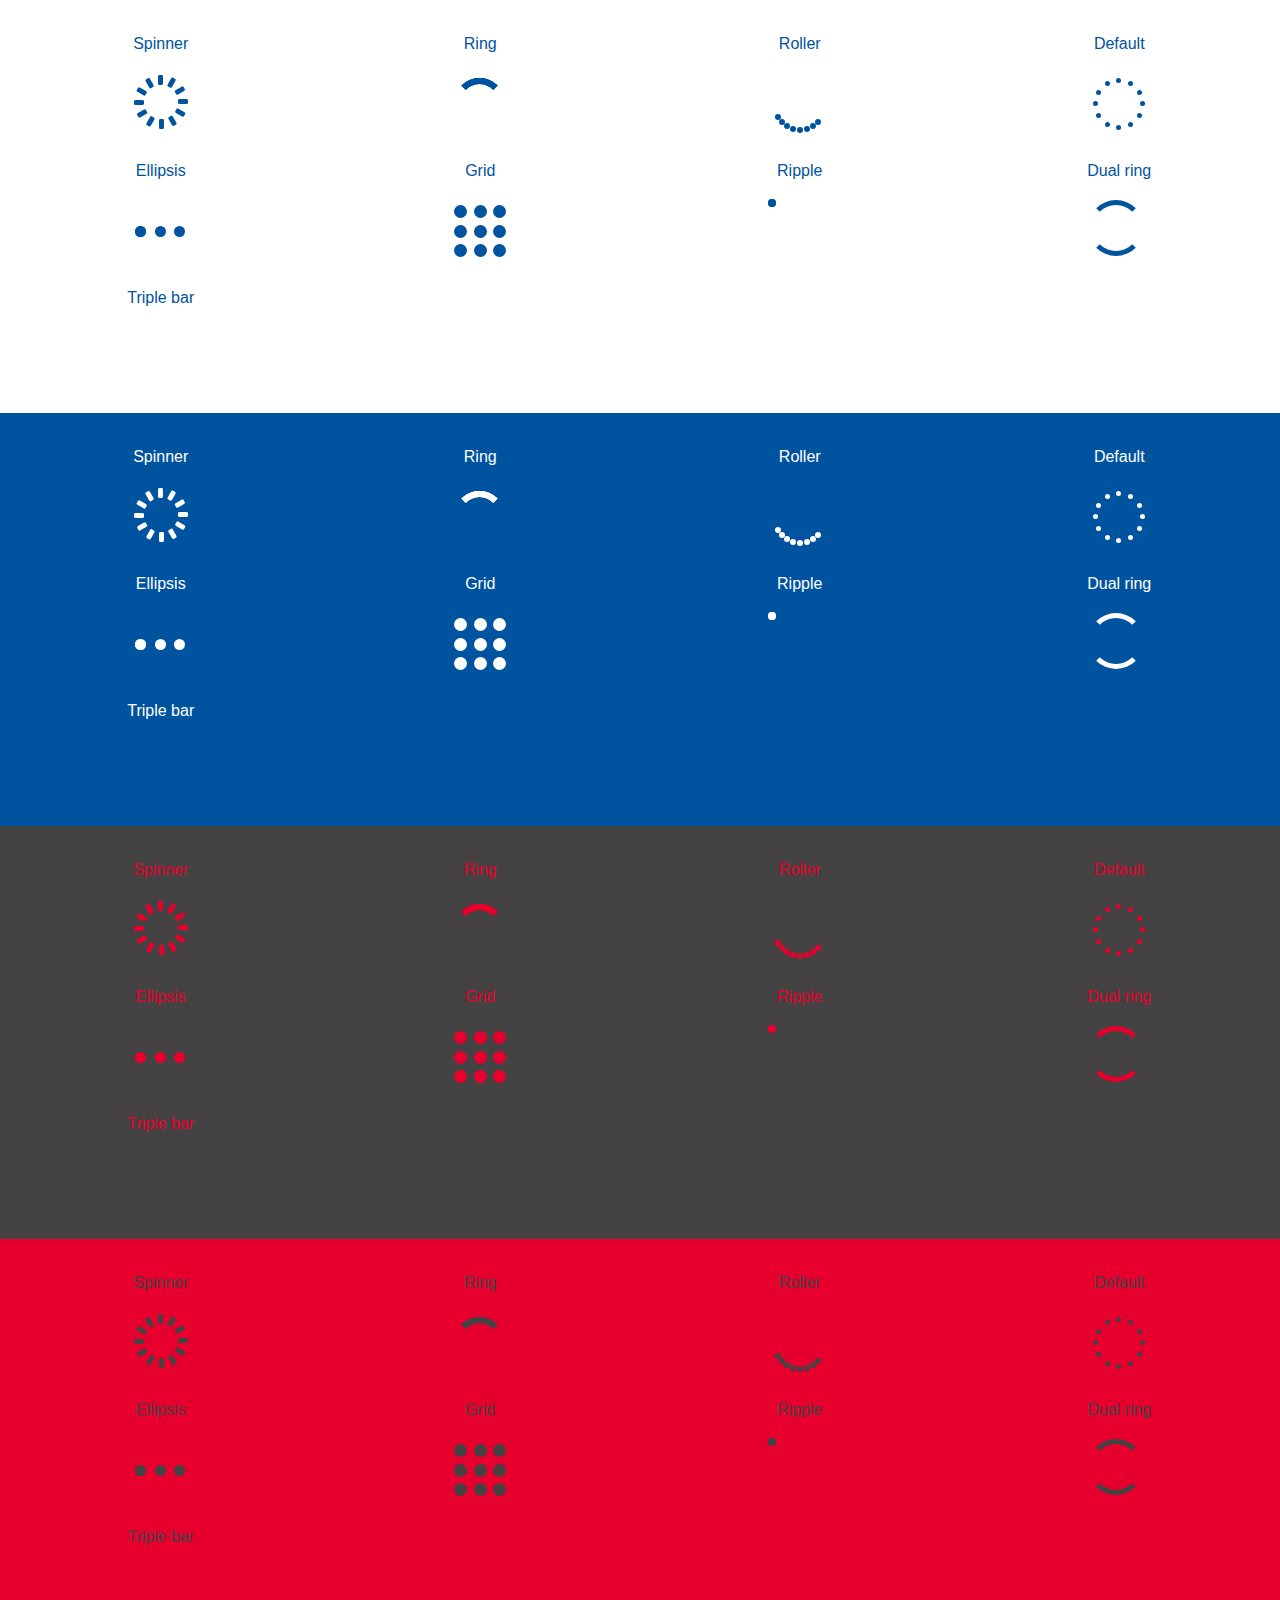
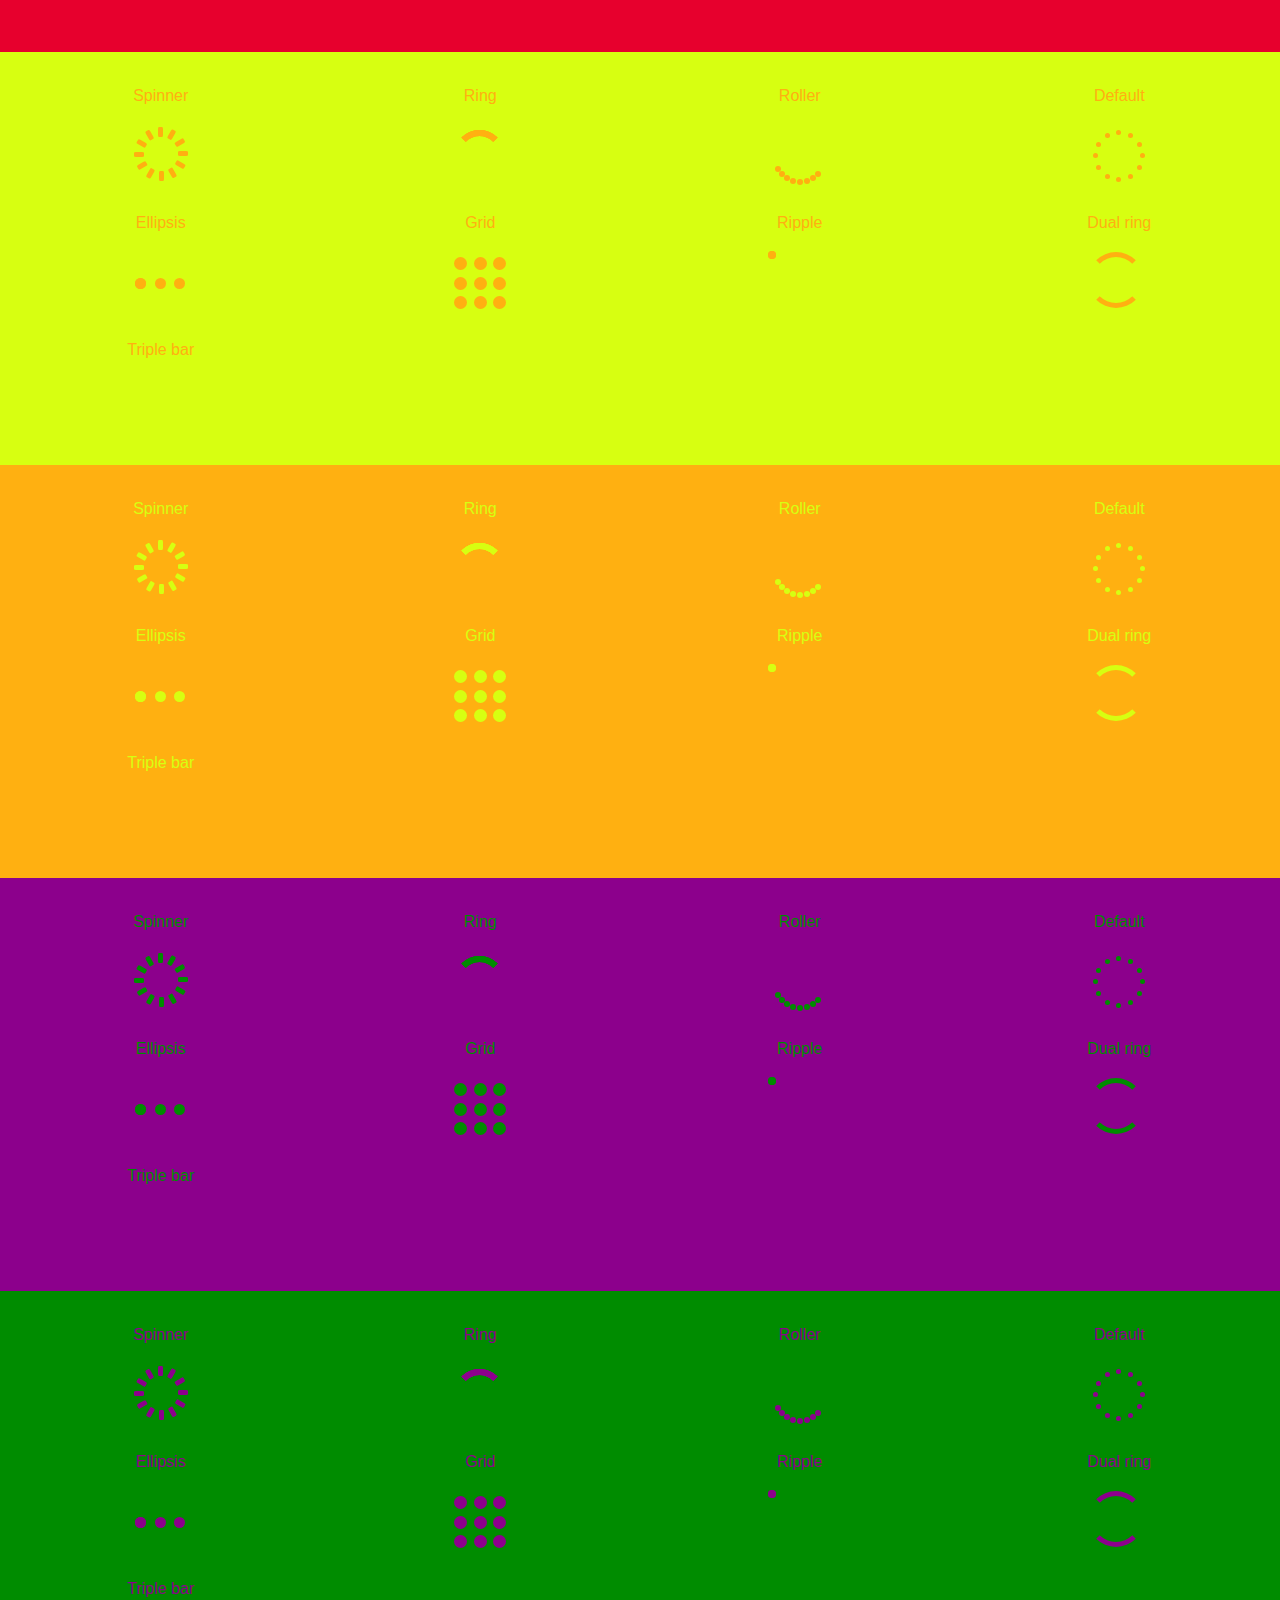
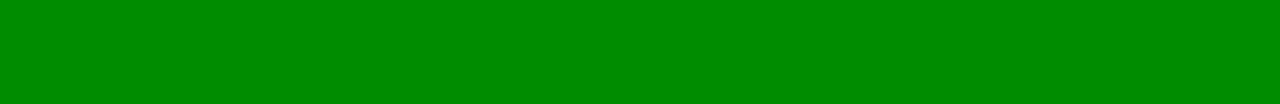
<file: index.htm>
<!DOCTYPE html>
<html>
    <head>
        <meta http-equiv="Content-Type" content="text/html; charset=UTF-8">
        <title>Loaders</title>
        <link href="./styles/base-style.css" rel="stylesheet">
        <link href="./styles/spinners.css" rel="stylesheet">
        <link href="./styles/colours.css" rel="stylesheet">
    </head>

    <body>
        <section class="section--white p-3">
            <div class="row text-center">
                <div class="col-4">
                    <header class="loader--title">Spinner</header>
                    <div class="loader--spinner">
                        <div></div>
                        <div></div>
                        <div></div>
                        <div></div>
                        <div></div>
                        <div></div>
                        <div></div>
                        <div></div>
                        <div></div>
                        <div></div>
                        <div></div>
                        <div></div>
                    </div>
                </div>

                <div class="col-4">
                    <header class="loader--title">Ring</header>
                    <div class="loader--ring">
                        <div></div>
                        <div></div>
                        <div></div>
                        <div></div>
                    </div>
                </div>

                <div class="col-4">
                    <header class="loader--title">Roller</header>
                    <div class="loader--roller">
                        <div></div>
                        <div></div>
                        <div></div>
                        <div></div>
                        <div></div>
                        <div></div>
                        <div></div>
                        <div></div>
                    </div>
                </div>

                <div class="col-4">
                    <header class="loader--title">Default</header>
                    <div class="loader--default">
                        <div></div>
                        <div></div>
                        <div></div>
                        <div></div>
                        <div></div>
                        <div></div>
                        <div></div>
                        <div></div>
                        <div></div>
                        <div></div>
                        <div></div>
                        <div></div>
                    </div>
                </div>

                <div class="col-4">
                    <header class="loader--title">Ellipsis</header>
                    <div class="loader--ellipsis">
                        <div></div>
                        <div></div>
                        <div></div>
                        <div></div>
                    </div>
                </div>

                <div class="col-4">
                    <header class="loader--title">Grid</header>
                    <div class="loader--grid">
                        <div></div>
                        <div></div>
                        <div></div>
                        <div></div>
                        <div></div>
                        <div></div>
                        <div></div>
                        <div></div>
                        <div></div>
                    </div>
                </div>

                <div class="col-4">
                    <header class="loader--title">Ripple</header>
                    <div class="loader--ripple">
                        <div></div>
                        <div></div>
                    </div>
                </div>

                <div class="col-4">
                    <header class="loader--title">Dual ring</header>
                    <div class="loader--dual-ring"></div>
                </div>

                <div class="col-4">
                    <header class="loader--title">Triple bar</header>
                    <div class="loader--facebook">
                        <div></div>
                        <div></div>
                        <div></div>
                    </div>
                </div>
            </div>
        </section>

        <section class="section--blue p-3">
            <div class="row text-center">
                <div class="col-4">
                    <header class="loader--title">Spinner</header>
                    <div class="loader--spinner">
                        <div></div>
                        <div></div>
                        <div></div>
                        <div></div>
                        <div></div>
                        <div></div>
                        <div></div>
                        <div></div>
                        <div></div>
                        <div></div>
                        <div></div>
                        <div></div>
                    </div>
                </div>

                <div class="col-4">
                    <header class="loader--title">Ring</header>
                    <div class="loader--ring">
                        <div></div>
                        <div></div>
                        <div></div>
                        <div></div>
                    </div>
                </div>

                <div class="col-4">
                    <header class="loader--title">Roller</header>
                    <div class="loader--roller">
                        <div></div>
                        <div></div>
                        <div></div>
                        <div></div>
                        <div></div>
                        <div></div>
                        <div></div>
                        <div></div>
                    </div>
                </div>

                <div class="col-4">
                    <header class="loader--title">Default</header>
                    <div class="loader--default">
                        <div></div>
                        <div></div>
                        <div></div>
                        <div></div>
                        <div></div>
                        <div></div>
                        <div></div>
                        <div></div>
                        <div></div>
                        <div></div>
                        <div></div>
                        <div></div>
                    </div>
                </div>

                <div class="col-4">
                    <header class="loader--title">Ellipsis</header>
                    <div class="loader--ellipsis">
                        <div></div>
                        <div></div>
                        <div></div>
                        <div></div>
                    </div>
                </div>

                <div class="col-4">
                    <header class="loader--title">Grid</header>
                    <div class="loader--grid">
                        <div></div>
                        <div></div>
                        <div></div>
                        <div></div>
                        <div></div>
                        <div></div>
                        <div></div>
                        <div></div>
                        <div></div>
                    </div>
                </div>

                <div class="col-4">
                    <header class="loader--title">Ripple</header>
                    <div class="loader--ripple">
                        <div></div>
                        <div></div>
                    </div>
                </div>

                <div class="col-4">
                    <header class="loader--title">Dual ring</header>
                    <div class="loader--dual-ring"></div>
                </div>

                <div class="col-4">
                    <header class="loader--title">Triple bar</header>
                    <div class="loader--facebook">
                        <div></div>
                        <div></div>
                        <div></div>
                    </div>
                </div>
            </div>
        </section>

        <section class="section--black p-3">
            <div class="row text-center">
                <div class="col-4">
                    <header class="loader--title">Spinner</header>
                    <div class="loader--spinner">
                        <div></div>
                        <div></div>
                        <div></div>
                        <div></div>
                        <div></div>
                        <div></div>
                        <div></div>
                        <div></div>
                        <div></div>
                        <div></div>
                        <div></div>
                        <div></div>
                    </div>
                </div>

                <div class="col-4">
                    <header class="loader--title">Ring</header>
                    <div class="loader--ring">
                        <div></div>
                        <div></div>
                        <div></div>
                        <div></div>
                    </div>
                </div>

                <div class="col-4">
                    <header class="loader--title">Roller</header>
                    <div class="loader--roller">
                        <div></div>
                        <div></div>
                        <div></div>
                        <div></div>
                        <div></div>
                        <div></div>
                        <div></div>
                        <div></div>
                    </div>
                </div>

                <div class="col-4">
                    <header class="loader--title">Default</header>
                    <div class="loader--default">
                        <div></div>
                        <div></div>
                        <div></div>
                        <div></div>
                        <div></div>
                        <div></div>
                        <div></div>
                        <div></div>
                        <div></div>
                        <div></div>
                        <div></div>
                        <div></div>
                    </div>
                </div>

                <div class="col-4">
                    <header class="loader--title">Ellipsis</header>
                    <div class="loader--ellipsis">
                        <div></div>
                        <div></div>
                        <div></div>
                        <div></div>
                    </div>
                </div>

                <div class="col-4">
                    <header class="loader--title">Grid</header>
                    <div class="loader--grid">
                        <div></div>
                        <div></div>
                        <div></div>
                        <div></div>
                        <div></div>
                        <div></div>
                        <div></div>
                        <div></div>
                        <div></div>
                    </div>
                </div>

                <div class="col-4">
                    <header class="loader--title">Ripple</header>
                    <div class="loader--ripple">
                        <div></div>
                        <div></div>
                    </div>
                </div>

                <div class="col-4">
                    <header class="loader--title">Dual ring</header>
                    <div class="loader--dual-ring"></div>
                </div>

                <div class="col-4">
                    <header class="loader--title">Triple bar</header>
                    <div class="loader--facebook">
                        <div></div>
                        <div></div>
                        <div></div>
                    </div>
                </div>
            </div>
        </section>

        <section class="section--red p-3">
            <div class="row text-center">
                <div class="col-4">
                    <header class="loader--title">Spinner</header>
                    <div class="loader--spinner">
                        <div></div>
                        <div></div>
                        <div></div>
                        <div></div>
                        <div></div>
                        <div></div>
                        <div></div>
                        <div></div>
                        <div></div>
                        <div></div>
                        <div></div>
                        <div></div>
                    </div>
                </div>

                <div class="col-4">
                    <header class="loader--title">Ring</header>
                    <div class="loader--ring">
                        <div></div>
                        <div></div>
                        <div></div>
                        <div></div>
                    </div>
                </div>

                <div class="col-4">
                    <header class="loader--title">Roller</header>
                    <div class="loader--roller">
                        <div></div>
                        <div></div>
                        <div></div>
                        <div></div>
                        <div></div>
                        <div></div>
                        <div></div>
                        <div></div>
                    </div>
                </div>

                <div class="col-4">
                    <header class="loader--title">Default</header>
                    <div class="loader--default">
                        <div></div>
                        <div></div>
                        <div></div>
                        <div></div>
                        <div></div>
                        <div></div>
                        <div></div>
                        <div></div>
                        <div></div>
                        <div></div>
                        <div></div>
                        <div></div>
                    </div>
                </div>

                <div class="col-4">
                    <header class="loader--title">Ellipsis</header>
                    <div class="loader--ellipsis">
                        <div></div>
                        <div></div>
                        <div></div>
                        <div></div>
                    </div>
                </div>

                <div class="col-4">
                    <header class="loader--title">Grid</header>
                    <div class="loader--grid">
                        <div></div>
                        <div></div>
                        <div></div>
                        <div></div>
                        <div></div>
                        <div></div>
                        <div></div>
                        <div></div>
                        <div></div>
                    </div>
                </div>

                <div class="col-4">
                    <header class="loader--title">Ripple</header>
                    <div class="loader--ripple">
                        <div></div>
                        <div></div>
                    </div>
                </div>

                <div class="col-4">
                    <header class="loader--title">Dual ring</header>
                    <div class="loader--dual-ring"></div>
                </div>

                <div class="col-4">
                    <header class="loader--title">Triple bar</header>
                    <div class="loader--facebook">
                        <div></div>
                        <div></div>
                        <div></div>
                    </div>
                </div>
            </div>
        </section>

        <section class="section--orange p-3">
            <div class="row text-center">
                <div class="col-4">
                    <header class="loader--title">Spinner</header>
                    <div class="loader--spinner">
                        <div></div>
                        <div></div>
                        <div></div>
                        <div></div>
                        <div></div>
                        <div></div>
                        <div></div>
                        <div></div>
                        <div></div>
                        <div></div>
                        <div></div>
                        <div></div>
                    </div>
                </div>

                <div class="col-4">
                    <header class="loader--title">Ring</header>
                    <div class="loader--ring">
                        <div></div>
                        <div></div>
                        <div></div>
                        <div></div>
                    </div>
                </div>

                <div class="col-4">
                    <header class="loader--title">Roller</header>
                    <div class="loader--roller">
                        <div></div>
                        <div></div>
                        <div></div>
                        <div></div>
                        <div></div>
                        <div></div>
                        <div></div>
                        <div></div>
                    </div>
                </div>

                <div class="col-4">
                    <header class="loader--title">Default</header>
                    <div class="loader--default">
                        <div></div>
                        <div></div>
                        <div></div>
                        <div></div>
                        <div></div>
                        <div></div>
                        <div></div>
                        <div></div>
                        <div></div>
                        <div></div>
                        <div></div>
                        <div></div>
                    </div>
                </div>

                <div class="col-4">
                    <header class="loader--title">Ellipsis</header>
                    <div class="loader--ellipsis">
                        <div></div>
                        <div></div>
                        <div></div>
                        <div></div>
                    </div>
                </div>

                <div class="col-4">
                    <header class="loader--title">Grid</header>
                    <div class="loader--grid">
                        <div></div>
                        <div></div>
                        <div></div>
                        <div></div>
                        <div></div>
                        <div></div>
                        <div></div>
                        <div></div>
                        <div></div>
                    </div>
                </div>

                <div class="col-4">
                    <header class="loader--title">Ripple</header>
                    <div class="loader--ripple">
                        <div></div>
                        <div></div>
                    </div>
                </div>

                <div class="col-4">
                    <header class="loader--title">Dual ring</header>
                    <div class="loader--dual-ring"></div>
                </div>

                <div class="col-4">
                    <header class="loader--title">Triple bar</header>
                    <div class="loader--facebook">
                        <div></div>
                        <div></div>
                        <div></div>
                    </div>
                </div>
            </div>
        </section>

        <section class="section--yellow p-3">
            <div class="row text-center">
                <div class="col-4">
                    <header class="loader--title">Spinner</header>
                    <div class="loader--spinner">
                        <div></div>
                        <div></div>
                        <div></div>
                        <div></div>
                        <div></div>
                        <div></div>
                        <div></div>
                        <div></div>
                        <div></div>
                        <div></div>
                        <div></div>
                        <div></div>
                    </div>
                </div>

                <div class="col-4">
                    <header class="loader--title">Ring</header>
                    <div class="loader--ring">
                        <div></div>
                        <div></div>
                        <div></div>
                        <div></div>
                    </div>
                </div>

                <div class="col-4">
                    <header class="loader--title">Roller</header>
                    <div class="loader--roller">
                        <div></div>
                        <div></div>
                        <div></div>
                        <div></div>
                        <div></div>
                        <div></div>
                        <div></div>
                        <div></div>
                    </div>
                </div>

                <div class="col-4">
                    <header class="loader--title">Default</header>
                    <div class="loader--default">
                        <div></div>
                        <div></div>
                        <div></div>
                        <div></div>
                        <div></div>
                        <div></div>
                        <div></div>
                        <div></div>
                        <div></div>
                        <div></div>
                        <div></div>
                        <div></div>
                    </div>
                </div>

                <div class="col-4">
                    <header class="loader--title">Ellipsis</header>
                    <div class="loader--ellipsis">
                        <div></div>
                        <div></div>
                        <div></div>
                        <div></div>
                    </div>
                </div>

                <div class="col-4">
                    <header class="loader--title">Grid</header>
                    <div class="loader--grid">
                        <div></div>
                        <div></div>
                        <div></div>
                        <div></div>
                        <div></div>
                        <div></div>
                        <div></div>
                        <div></div>
                        <div></div>
                    </div>
                </div>

                <div class="col-4">
                    <header class="loader--title">Ripple</header>
                    <div class="loader--ripple">
                        <div></div>
                        <div></div>
                    </div>
                </div>

                <div class="col-4">
                    <header class="loader--title">Dual ring</header>
                    <div class="loader--dual-ring"></div>
                </div>

                <div class="col-4">
                    <header class="loader--title">Triple bar</header>
                    <div class="loader--facebook">
                        <div></div>
                        <div></div>
                        <div></div>
                    </div>
                </div>
            </div>
        </section>

        <section class="section--purple p-3">
            <div class="row text-center">
                <div class="col-4">
                    <header class="loader--title">Spinner</header>
                    <div class="loader--spinner">
                        <div></div>
                        <div></div>
                        <div></div>
                        <div></div>
                        <div></div>
                        <div></div>
                        <div></div>
                        <div></div>
                        <div></div>
                        <div></div>
                        <div></div>
                        <div></div>
                    </div>
                </div>

                <div class="col-4">
                    <header class="loader--title">Ring</header>
                    <div class="loader--ring">
                        <div></div>
                        <div></div>
                        <div></div>
                        <div></div>
                    </div>
                </div>

                <div class="col-4">
                    <header class="loader--title">Roller</header>
                    <div class="loader--roller">
                        <div></div>
                        <div></div>
                        <div></div>
                        <div></div>
                        <div></div>
                        <div></div>
                        <div></div>
                        <div></div>
                    </div>
                </div>

                <div class="col-4">
                    <header class="loader--title">Default</header>
                    <div class="loader--default">
                        <div></div>
                        <div></div>
                        <div></div>
                        <div></div>
                        <div></div>
                        <div></div>
                        <div></div>
                        <div></div>
                        <div></div>
                        <div></div>
                        <div></div>
                        <div></div>
                    </div>
                </div>

                <div class="col-4">
                    <header class="loader--title">Ellipsis</header>
                    <div class="loader--ellipsis">
                        <div></div>
                        <div></div>
                        <div></div>
                        <div></div>
                    </div>
                </div>

                <div class="col-4">
                    <header class="loader--title">Grid</header>
                    <div class="loader--grid">
                        <div></div>
                        <div></div>
                        <div></div>
                        <div></div>
                        <div></div>
                        <div></div>
                        <div></div>
                        <div></div>
                        <div></div>
                    </div>
                </div>

                <div class="col-4">
                    <header class="loader--title">Ripple</header>
                    <div class="loader--ripple">
                        <div></div>
                        <div></div>
                    </div>
                </div>

                <div class="col-4">
                    <header class="loader--title">Dual ring</header>
                    <div class="loader--dual-ring"></div>
                </div>

                <div class="col-4">
                    <header class="loader--title">Triple bar</header>
                    <div class="loader--facebook">
                        <div></div>
                        <div></div>
                        <div></div>
                    </div>
                </div>
            </div>
        </section>

        <section class="section--green p-3">
            <div class="row text-center">
                <div class="col-4">
                    <header class="loader--title">Spinner</header>
                    <div class="loader--spinner">
                        <div></div>
                        <div></div>
                        <div></div>
                        <div></div>
                        <div></div>
                        <div></div>
                        <div></div>
                        <div></div>
                        <div></div>
                        <div></div>
                        <div></div>
                        <div></div>
                    </div>
                </div>

                <div class="col-4">
                    <header class="loader--title">Ring</header>
                    <div class="loader--ring">
                        <div></div>
                        <div></div>
                        <div></div>
                        <div></div>
                    </div>
                </div>

                <div class="col-4">
                    <header class="loader--title">Roller</header>
                    <div class="loader--roller">
                        <div></div>
                        <div></div>
                        <div></div>
                        <div></div>
                        <div></div>
                        <div></div>
                        <div></div>
                        <div></div>
                    </div>
                </div>

                <div class="col-4">
                    <header class="loader--title">Default</header>
                    <div class="loader--default">
                        <div></div>
                        <div></div>
                        <div></div>
                        <div></div>
                        <div></div>
                        <div></div>
                        <div></div>
                        <div></div>
                        <div></div>
                        <div></div>
                        <div></div>
                        <div></div>
                    </div>
                </div>

                <div class="col-4">
                    <header class="loader--title">Ellipsis</header>
                    <div class="loader--ellipsis">
                        <div></div>
                        <div></div>
                        <div></div>
                        <div></div>
                    </div>
                </div>

                <div class="col-4">
                    <header class="loader--title">Grid</header>
                    <div class="loader--grid">
                        <div></div>
                        <div></div>
                        <div></div>
                        <div></div>
                        <div></div>
                        <div></div>
                        <div></div>
                        <div></div>
                        <div></div>
                    </div>
                </div>

                <div class="col-4">
                    <header class="loader--title">Ripple</header>
                    <div class="loader--ripple">
                        <div></div>
                        <div></div>
                    </div>
                </div>

                <div class="col-4">
                    <header class="loader--title">Dual ring</header>
                    <div class="loader--dual-ring"></div>
                </div>

                <div class="col-4">
                    <header class="loader--title">Triple bar</header>
                    <div class="loader--facebook">
                        <div></div>
                        <div></div>
                        <div></div>
                    </div>
                </div>
            </div>
        </section>
    </body>
</html>
</file>
<file: styles/base-style.css>
@charset "UTF-8";

body {
    font-family: -apple-system, BlinkMacSystemFont, "Segoe UI", Roboto, Oxygen-Sans, Ubuntu, Cantarell, "Helvetica Neue", Arial, sans-serif, "Apple Color Emoji", "Segoe UI Emoji", "Segoe UI Symbol";
    font-size: 1rem;
    font-weight: 400;
    line-height: 1.5;
    margin: 0;
    min-width: 320px;
}

.loader--title {
    margin: 1rem 0;
}

/* Emulate Bootstrap styles */

.row {
    display: -webkit-box;
    display: -ms-flexbox;
    display: flex;
    -ms-flex-wrap: wrap;
    flex-wrap: wrap;
    margin-left: -15px;
    margin-right: -15px;
}

.text-center {
    text-align: center !important;
}

.p-3 {
    padding: 1rem !important;
}

.col-4 {
    -webkit-box-flex: 0;
    -ms-flex: 0 0 25%;
    flex: 0 0 25%;
    max-width: 25%;
}
</file>
<file: styles/spinners.css>
@charset "UTF-8";


/* Spinner */

.loader--spinner {
    display: inline-block;
    position: relative;
    color: official;
    height: 60px;
    width: 60px;
}

.loader--spinner div {
    animation: loader--spinner 1.2s linear infinite;
    transform-origin: 30px 30px;
}

.loader--spinner div:after {
    display: block;
    position: absolute;
    top: 3px;
    left: 27px;
    border-radius: 20%;
    content: " ";
    height: 10px;
    width: 5px;
}

.loader--spinner div:nth-child(1) {
    animation-delay: -1.1s;
    transform: rotate(0deg);
}

.loader--spinner div:nth-child(2) {
    animation-delay: -1s;
    transform: rotate(30deg);
}

.loader--spinner div:nth-child(3) {
    animation-delay: -0.9s;
    transform: rotate(60deg);
}

.loader--spinner div:nth-child(4) {
    animation-delay: -0.8s;
    transform: rotate(90deg);
}

.loader--spinner div:nth-child(5) {
    animation-delay: -0.7s;
    transform: rotate(120deg);
}

.loader--spinner div:nth-child(6) {
    animation-delay: -0.6s;
    transform: rotate(150deg);
}

.loader--spinner div:nth-child(7) {
    animation-delay: -0.5s;
    transform: rotate(180deg);
}

.loader--spinner div:nth-child(8) {
    animation-delay: -0.4s;
    transform: rotate(210deg);
}

.loader--spinner div:nth-child(9) {
    animation-delay: -0.3s;
    transform: rotate(240deg);
}

.loader--spinner div:nth-child(10) {
    animation-delay: -0.2s;
    transform: rotate(270deg);
}

.loader--spinner div:nth-child(11) {
    animation-delay: -0.1s;
    transform: rotate(300deg);
}

.loader--spinner div:nth-child(12) {
    animation-delay: 0s;
    transform: rotate(330deg);
}

@keyframes loader--spinner {
    0% {
        opacity: 1;
    }

    100% {
        opacity: 0;
    }
}


/* Ring */

.loader--ring {
    display: inline-block;
    position: relative;
    height: 64px;
    width: 64px;
}

.loader--ring div {
    display: block;
    position: absolute;
    animation: loader--ring 1.2s cubic-bezier(0.5, 0, 0.5, 1) infinite;
    border: 6px solid #fff;
    border-radius: 50%;
    box-sizing: border-box;
    margin: 6px;
    height: 51px;
    width: 51px;
}

.loader--ring div:nth-child(1) {
    animation-delay: -0.45s;
}

.loader--ring div:nth-child(2) {
    animation-delay: -0.3s;
}

.loader--ring div:nth-child(3) {
    animation-delay: -0.15s;
}

@keyframes loader--ring {
    0% {
        transform: rotate(0deg);
    }

    100% {
        transform: rotate(360deg);
    }
}


/* Roller */

.loader--roller {
    display: inline-block;
    position: relative;
    height: 64px;
    width: 64px;
}

.loader--roller div {
    animation: loader--roller 1.2s cubic-bezier(0.5, 0, 0.5, 1) infinite;
    transform-origin: 32px 32px;
}

.loader--roller div:after {
    display: block;
    position: absolute;
    border-radius: 50%;
    content: " ";
    margin: -3px 0 0 -3px;
    height: 6px;
    width: 6px;
}

.loader--roller div:nth-child(1) {
    animation-delay: -0.036s;
}

.loader--roller div:nth-child(1):after {
    top: 50px;
    left: 50px;
}

.loader--roller div:nth-child(2) {
    animation-delay: -0.072s;
}

.loader--roller div:nth-child(2):after {
    top: 54px;
    left: 45px;
}

.loader--roller div:nth-child(3) {
    animation-delay: -0.108s;
}

.loader--roller div:nth-child(3):after {
    top: 57px;
    left: 39px;
}

.loader--roller div:nth-child(4) {
    animation-delay: -0.144s;
}

.loader--roller div:nth-child(4):after {
    top: 58px;
    left: 32px;
}

.loader--roller div:nth-child(5) {
    animation-delay: -0.18s;
}

.loader--roller div:nth-child(5):after {
    top: 57px;
    left: 25px;
}

.loader--roller div:nth-child(6) {
    animation-delay: -0.216s;
}

.loader--roller div:nth-child(6):after {
    top: 54px;
    left: 19px;
}

.loader--roller div:nth-child(7) {
    animation-delay: -0.252s;
}

.loader--roller div:nth-child(7):after {
    top: 50px;
    left: 14px;
}

.loader--roller div:nth-child(8) {
    animation-delay: -0.288s;
}

.loader--roller div:nth-child(8):after {
    top: 45px;
    left: 10px;
}

@keyframes loader--roller {
    0% {
        transform: rotate(0deg);
    }

    100% {
        transform: rotate(360deg);
    }
}


/* Spinner default */

.loader--default {
    display: inline-block;
    position: relative;
    height: 64px;
    width: 64px;
}

.loader--default div {
    position: absolute;
    animation: loader--default 1.2s linear infinite;
    border-radius: 50%;
    height: 5px;
    width: 5px;
}

.loader--default div:nth-child(1) {
    animation-delay: 0s;
    top: 29px;
    left: 53px;
}

.loader--default div:nth-child(2) {
    animation-delay: -0.1s;
    top: 18px;
    left: 50px;
}

.loader--default div:nth-child(3) {
    animation-delay: -0.2s;
    top: 9px;
    left: 41px;
}

.loader--default div:nth-child(4) {
    animation-delay: -0.3s;
    top: 6px;
    left: 29px;
}

.loader--default div:nth-child(5) {
    animation-delay: -0.4s;
    top: 9px;
    left: 18px;
}

.loader--default div:nth-child(6) {
    animation-delay: -0.5s;
    top: 18px;
    left: 9px;
}

.loader--default div:nth-child(7) {
    animation-delay: -0.6s;
    top: 29px;
    left: 6px;
}

.loader--default div:nth-child(8) {
    animation-delay: -0.7s;
    top: 41px;
    left: 9px;
}

.loader--default div:nth-child(9) {
    animation-delay: -0.8s;
    top: 50px;
    left: 18px;
}

.loader--default div:nth-child(10) {
    animation-delay: -0.9s;
    top: 53px;
    left: 29px;
}

.loader--default div:nth-child(11) {
    animation-delay: -1s;
    top: 50px;
    left: 41px;
}

.loader--default div:nth-child(12) {
    animation-delay: -1.1s;
    top: 41px;
    left: 50px;
}

@keyframes loader--default {
    0%,
    20%,
    80%,
    100% {
        transform: scale(1);
    }

    50% {
        transform: scale(1.5);
    }
}


/* Spinner elipses */

.loader--ellipsis {
    display: inline-block;
    position: relative;
    height: 64px;
    width: 64px;
}

.loader--ellipsis div {
    position: absolute;
    top: 27px;
    animation-timing-function: cubic-bezier(0, 1, 1, 0);
    border-radius: 50%;
    height: 11px;
    width: 11px;
}

.loader--ellipsis div:nth-child(1) {
    left: 6px;
    animation: loader--ellipsis1 0.6s infinite;
}

.loader--ellipsis div:nth-child(2) {
    left: 6px;
    animation: loader--ellipsis2 0.6s infinite;
}

.loader--ellipsis div:nth-child(3) {
    left: 26px;
    animation: loader--ellipsis2 0.6s infinite;
}

.loader--ellipsis div:nth-child(4) {
    left: 45px;
    animation: loader--ellipsis3 0.6s infinite;
}

@keyframes loader--ellipsis1 {
    0% {
        transform: scale(0);
    }

    100% {
        transform: scale(1);
    }
}

@keyframes loader--ellipsis3 {
    0% {
        transform: scale(1);
    }

    100% {
        transform: scale(0);
    }
}

@keyframes loader--ellipsis2 {
    0% {
        transform: translate(0, 0);
    }

    100% {
        transform: translate(19px, 0);
    }
}


/* Spinner grid */

.loader--grid {
    display: inline-block;
    position: relative;
    height: 64px;
    width: 64px;
}

.loader--grid div {
    position: absolute;
    animation: loader--grid 1.2s linear infinite;
    border-radius: 50%;
    height: 13px;
    width: 13px;
}

.loader--grid div:nth-child(1) {
    top: 6px;
    left: 6px;
    animation-delay: 0s;
}

.loader--grid div:nth-child(2) {
    top: 6px;
    left: 26px;
    animation-delay: -0.4s;
}

.loader--grid div:nth-child(3) {
    top: 6px;
    left: 45px;
    animation-delay: -0.8s;
}

.loader--grid div:nth-child(4) {
    top: 26px;
    left: 6px;
    animation-delay: -0.4s;
}

.loader--grid div:nth-child(5) {
    top: 26px;
    left: 26px;
    animation-delay: -0.8s;
}

.loader--grid div:nth-child(6) {
    top: 26px;
    left: 45px;
    animation-delay: -1.2s;
}

.loader--grid div:nth-child(7) {
    top: 45px;
    left: 6px;
    animation-delay: -0.8s;
}

.loader--grid div:nth-child(8) {
    top: 45px;
    left: 26px;
    animation-delay: -1.2s;
}

.loader--grid div:nth-child(9) {
    top: 45px;
    left: 45px;
    animation-delay: -1.6s;
}

@keyframes loader--grid {
    0%,
    100% {
        opacity: 1;
    }

    50% {
        opacity: 0.5;
    }
}


/* Spinner ripple */

.loader--ripple {
    display: inline-block;
    position: relative;
    height: 64px;
    width: 64px;
}

.loader--ripple div {
    position: absolute;
    animation: loader--ripple 1s cubic-bezier(0, 0.2, 0.8, 1) infinite;
    border: 4px solid;
    border-radius: 50%;
    opacity: 1;
}

.loader--ripple div:nth-child(2) {
    animation-delay: -0.5s;
}

@keyframes loader--ripple {
    0% {
        top: 28px;
        left: 28px;
        opacity: 1;
        height: 0;
        width: 0;
    }

    100% {
        top: -1px;
        left: -1px;
        opacity: 0;
        height: 58px;
        width: 58px;
    }
}


/* Spinner dual ring */

.loader--dual-ring {
    display: inline-block;
    height: 64px;
    width: 64px;
}

.loader--dual-ring:after {
    display: block;
    animation: loader--dual-ring 1.2s linear infinite;
    border: 5px solid #fff;
    border-radius: 50%;
    content: " ";
    margin: 1px;
    height: 46px;
    width: 46px;
}

@keyframes loader--dual-ring {
    0% {
        transform: rotate(0deg);
    }

    100% {
        transform: rotate(360deg);
    }
}


/* Spinner facebook */

.loader--facebook {
    display: inline-block;
    position: relative;
    height: 64px;
    width: 64px;
}

.loader--facebook div {
    display: inline-block;
    position: absolute;
    left: 6px;
    animation: loader--facebook 1.2s cubic-bezier(0, 0.5, 0.5, 1) infinite;
    width: 13px;
}

.loader--facebook div:nth-child(1) {
    left: 6px;
    animation-delay: -0.24s;
}

.loader--facebook div:nth-child(2) {
    left: 26px;
    animation-delay: -0.12s;
}

.loader--facebook div:nth-child(3) {
    left: 45px;
    animation-delay: 0;
}

@keyframes loader--facebook {
    0% {
        top: 6px;
        height: 51px;
    }

    50%,
    100% {
        top: 19px;
        height: 26px;
    }
}
</file>
<file: styles/colours.css>
@charset "UTF-8";


/**
 * Spinners colours
 * ---------------------------------------------------------
 */


/* Blue loaders in white background */

.section--white {
    color: #00539f;
    background: #fff;
}

.section--white .loader--spinner div:after,
.section--white .loader--roller div:after,
.section--white .loader--default div,
.section--white .loader--ellipsis div,
.section--white .loader--grid div,
.section--white .loader--facebook div {
    background: #00539f;
}

.section--white .loader--ripple div {
    border-color: #00539f;
}

.section--white .loader--ring div {
    border-color: #00539f transparent transparent transparent;
}

.section--white .loader--dual-ring:after {
    border-color: #00539f transparent #00539f transparent;
}


/* White loaders in blue background */

.section--blue {
    color: #fff;
    background: #00539f;
}

.section--blue .loader--spinner div:after,
.section--blue .loader--roller div:after,
.section--blue .loader--default div,
.section--blue .loader--ellipsis div,
.section--blue .loader--grid div,
.section--blue .loader--facebook div {
    background: #fff;
}

.section--blue .loader--ripple div {
    border-color: #fff;
}

.section--blue .loader--ring div {
    border-color: #fff transparent transparent transparent;
}

.section--blue .loader--dual-ring:after {
    border-color: #fff transparent #fff transparent;
}


/* Black loaders in red background */

.section--red {
    color: #444242;
    background: #e7002d;
}

.section--red .loader--spinner div:after,
.section--red .loader--roller div:after,
.section--red .loader--default div,
.section--red .loader--ellipsis div,
.section--red .loader--grid div,
.section--red .loader--facebook div {
    background: #444242;
}

.section--red .loader--ripple div {
    border-color: #444242;
}

.section--red .loader--ring div {
    border-color: #444242 transparent transparent transparent;
}

.section--red .loader--dual-ring:after {
    border-color: #444242 transparent #444242 transparent;
}


/* Red loaders in black background */

.section--black {
    color: #e7002d;
    background: #444242;
}

.section--black .loader--spinner div:after,
.section--black .loader--roller div:after,
.section--black .loader--default div,
.section--black .loader--ellipsis div,
.section--black .loader--grid div,
.section--black .loader--facebook div {
    background: #e7002d;
}

.section--black .loader--ripple div {
    border-color: #e7002d;
}

.section--black .loader--ring div {
    border-color: #e7002d transparent transparent transparent;
}

.section--black .loader--dual-ring:after {
    border-color: #e7002d transparent #e7002d transparent;
}


/* Yellow loaders in orange background */

.section--orange {
    color: #ffb011;
    background: #d7ff11;
}

.section--orange .loader--spinner div:after,
.section--orange .loader--roller div:after,
.section--orange .loader--default div,
.section--orange .loader--ellipsis div,
.section--orange .loader--grid div,
.section--orange .loader--facebook div {
    background: #ffb011;
}

.section--orange .loader--ripple div {
    border-color: #ffb011;
}

.section--orange .loader--ring div {
    border-color: #ffb011 transparent transparent transparent;
}

.section--orange .loader--dual-ring:after {
    border-color: #ffb011 transparent #ffb011 transparent;
}


/* Orange loaders in yellow background */

.section--yellow {
    color: #d7ff11;
    background: #ffb011;
}

.section--yellow .loader--spinner div:after,
.section--yellow .loader--roller div:after,
.section--yellow .loader--default div,
.section--yellow .loader--ellipsis div,
.section--yellow .loader--grid div,
.section--yellow .loader--facebook div {
    background: #d7ff11;
}

.section--yellow .loader--ripple div {
    border-color: #d7ff11;
}

.section--yellow .loader--ring div {
    border-color: #d7ff11 transparent transparent transparent;
}

.section--yellow .loader--dual-ring:after {
    border-color: #d7ff11 transparent #d7ff11 transparent;
}


/* Green loaders in purple background */

.section--purple {
    color: #008c00;
    background: #8c008c;
}

.section--purple .loader--spinner div:after,
.section--purple .loader--roller div:after,
.section--purple .loader--default div,
.section--purple .loader--ellipsis div,
.section--purple .loader--grid div,
.section--purple .loader--facebook div {
    background: #008c00;
}

.section--purple .loader--ripple div {
    border-color: #008c00;
}

.section--purple .loader--ring div {
    border-color: #008c00 transparent transparent transparent;
}

.section--purple .loader--dual-ring:after {
    border-color: #008c00 transparent #008c00 transparent;
}


/* Purple loaders in green background */

.section--green {
    color: #8c008c;
    background: #008c00;
}

.section--green .loader--spinner div:after,
.section--green .loader--roller div:after,
.section--green .loader--default div,
.section--green .loader--ellipsis div,
.section--green .loader--grid div,
.section--green .loader--facebook div {
    background: #8c008c;
}

.section--green .loader--ripple div {
    border-color: #8c008c;
}

.section--green .loader--ring div {
    border-color: #8c008c transparent transparent transparent;
}

.section--green .loader--dual-ring:after {
    border-color: #8c008c transparent #8c008c transparent;
}
</file>
